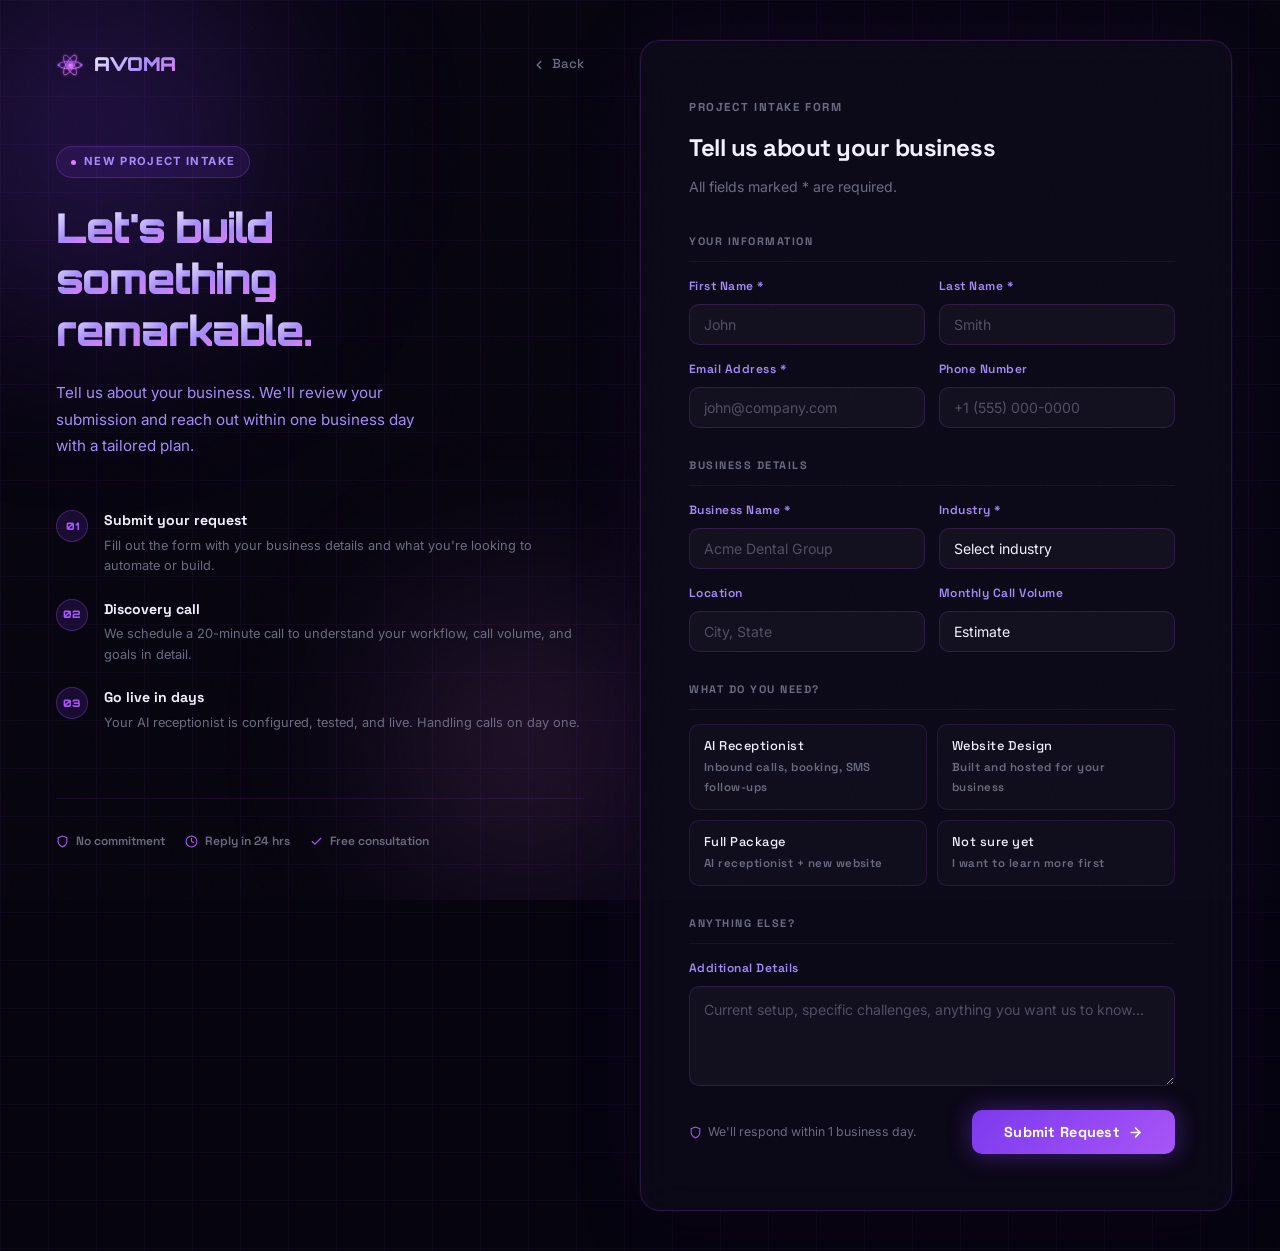
<file: start.html>
<!DOCTYPE html>
<html lang="en">
<head>
  <meta charset="UTF-8" />
  <meta name="viewport" content="width=device-width, initial-scale=1.0" />
  <title>Start a Project | Avoma</title>
  <link rel="icon" type="image/svg+xml" href="data:image/svg+xml,%3Csvg xmlns='http://www.w3.org/2000/svg' viewBox='0 0 52 52'%3E%3Cellipse cx='26' cy='26' rx='21' ry='7' stroke='%23a855f7' stroke-width='2.5' fill='none'/%3E%3Cellipse cx='26' cy='26' rx='21' ry='7' stroke='%23a855f7' stroke-width='2.5' fill='none' transform='rotate(60 26 26)' opacity='.75'/%3E%3Cellipse cx='26' cy='26' rx='21' ry='7' stroke='%23e879f9' stroke-width='2.5' fill='none' transform='rotate(-60 26 26)' opacity='.65'/%3E%3Ccircle cx='5' cy='26' r='2.5' fill='%23a855f7' opacity='.85'/%3E%3Ccircle cx='47' cy='26' r='2.5' fill='%23a855f7' opacity='.85'/%3E%3Ccircle cx='26' cy='26' r='7' fill='%237c3aed'/%3E%3Ccircle cx='26' cy='26' r='3.5' fill='%23fff' opacity='.35'/%3E%3C/svg%3E" />
  <link rel="preconnect" href="https://fonts.googleapis.com" />
  <link rel="preconnect" href="https://fonts.gstatic.com" crossorigin />
  <link href="https://fonts.googleapis.com/css2?family=Orbitron:wght@700;900&family=Space+Grotesk:wght@400;500;600;700&family=Inter:wght@400;500&display=swap" rel="stylesheet" />
  <style>
    :root {
      --bg:      #06040f;
      --surface: #0d0a1a;
      --surface2: #110e1f;
      --primary: #7c3aed;
      --mid:     #a855f7;
      --accent:  #e879f9;
      --text:    #f3f0ff;
      --muted:   #a78bfa;
      --subtle:  #6b6b80;
      --border:  rgba(168,85,247,0.2);
    }
    *, *::before, *::after { box-sizing: border-box; margin: 0; padding: 0; }
    html { scroll-behavior: smooth; }
    body {
      background-color: var(--bg);
      background-image:
        linear-gradient(to right, rgba(168,85,247,0.045) 1px, transparent 1px),
        linear-gradient(to bottom, rgba(168,85,247,0.045) 1px, transparent 1px);
      background-size: 48px 48px;
      color: var(--text);
      font-family: 'Inter', sans-serif;
      line-height: 1.75;
      min-height: 100vh;
      overflow-x: hidden;
    }

    /* Grain overlay */
    body::after {
      content:''; position:fixed; inset:0; pointer-events:none; z-index:200;
      opacity:0.025;
      background-image:url("data:image/svg+xml,%3Csvg viewBox='0 0 200 200' xmlns='http://www.w3.org/2000/svg'%3E%3Cfilter id='n'%3E%3CfeTurbulence type='fractalNoise' baseFrequency='0.85' numOctaves='4' stitchTiles='stitch'/%3E%3C/filter%3E%3Crect width='100%25' height='100%25' filter='url(%23n)'/%3E%3C/svg%3E");
      background-size: 200px 200px;
    }

    /* ── Layout ── */
    .split {
      display: grid;
      grid-template-columns: 1fr 1fr;
      min-height: 100vh;
      align-items: stretch;
    }

    /* ─── LEFT PANEL ─── */
    .left-panel {
      position: sticky;
      top: 0;
      height: 100vh;
      display: flex;
      flex-direction: column;
      padding: 48px 56px;
      background: transparent;
      overflow: hidden;
    }

    /* Ambient glows inside left panel */
    .left-panel::before {
      content: '';
      position: absolute;
      top: -20%;
      left: -20%;
      width: 70%;
      height: 70%;
      border-radius: 50%;
      background: radial-gradient(circle, rgba(124,58,237,0.3) 0%, transparent 70%);
      filter: blur(80px);
      pointer-events: none;
    }
    .left-panel::after {
      content: '';
      position: absolute;
      bottom: -10%;
      right: -10%;
      width: 55%;
      height: 55%;
      border-radius: 50%;
      background: radial-gradient(circle, rgba(232,121,249,0.18) 0%, transparent 70%);
      filter: blur(80px);
      pointer-events: none;
    }


    /* Nav inside left panel */
    .panel-nav {
      position: relative;
      z-index: 1;
      display: flex;
      align-items: center;
      justify-content: space-between;
      margin-bottom: auto;
      padding-bottom: 48px;
    }
    .brand { display: flex; align-items: center; gap: 10px; text-decoration: none; }
    .brand-text {
      font-family: 'Orbitron', sans-serif;
      font-size: 1.2rem; font-weight: 900; letter-spacing: -0.04em;
      background: linear-gradient(135deg, #f3f0ff 0%, #a78bfa 60%, #e879f9 100%);
      -webkit-background-clip: text; -webkit-text-fill-color: transparent; background-clip: text;
    }
    .back-link {
      display: inline-flex; align-items: center; gap: 6px;
      font-family: 'Space Grotesk', sans-serif;
      font-size: 0.82rem; font-weight: 500;
      color: var(--subtle); text-decoration: none;
      transition: color 0.2s;
    }
    .back-link:hover { color: var(--muted); }
    .back-link svg { transition: transform 0.2s; }
    .back-link:hover svg { transform: translateX(-3px); }

    /* Left panel main content */
    .left-content {
      position: relative;
      z-index: 1;
      flex: 1;
      display: flex;
      flex-direction: column;
      justify-content: center;
      padding-bottom: 48px;
    }
    .panel-label {
      display: inline-flex; align-items: center; gap: 8px;
      padding: 5px 14px; margin-bottom: 28px;
      background: rgba(124,58,237,0.12); border: 1px solid rgba(168,85,247,0.25);
      border-radius: 100px; font-size: 0.7rem; font-weight: 700;
      color: var(--muted); letter-spacing: 0.12em; text-transform: uppercase;
      width: fit-content;
    }
    .label-dot {
      width: 5px; height: 5px; border-radius: 50%;
      background: var(--accent);
      animation: pulse 2s ease-in-out infinite;
    }
    @keyframes pulse { 0%,100%{opacity:1;transform:scale(1);} 50%{opacity:0.4;transform:scale(0.7);} }

    /* ── Shutter text animation (panel-heading) ── */
    .shutter-char { position:relative; display:inline-block; overflow:hidden; }
    .shutter-base {
      display:block;
      animation:sBase 0.9s cubic-bezier(0.16,1,0.3,1) both;
      animation-delay:calc(var(--ci) * 0.052s + 0.1s);
    }
    .panel-heading .shutter-base {
      background:linear-gradient(135deg,#f3f0ff 0%,#a78bfa 55%,#e879f9 100%);
      -webkit-background-clip:text; background-clip:text; -webkit-text-fill-color:transparent;
    }
    .shutter-slice {
      position:absolute; inset:0; display:block; pointer-events:none;
      animation-fill-mode:both; white-space:pre;
    }
    .shutter-slice-top {
      clip-path:polygon(0 0,100% 0,100% 35%,0 35%);
      color:#7c3aed; -webkit-text-fill-color:#7c3aed;
      animation:sLR 0.6s ease-in-out both;
      animation-delay:calc(var(--ci) * 0.052s);
    }
    .shutter-slice-mid {
      clip-path:polygon(0 35%,100% 35%,100% 65%,0 65%);
      color:#a78bfa; -webkit-text-fill-color:#a78bfa;
      animation:sRL 0.6s ease-in-out both;
      animation-delay:calc(var(--ci) * 0.052s + 0.08s);
    }
    .shutter-slice-bot {
      clip-path:polygon(0 65%,100% 65%,100% 100%,0 100%);
      color:#e879f9; -webkit-text-fill-color:#e879f9;
      animation:sLR 0.6s ease-in-out both;
      animation-delay:calc(var(--ci) * 0.052s + 0.16s);
    }
    @keyframes sBase { 0%{opacity:0;filter:blur(10px);} 100%{opacity:1;filter:blur(0);} }
    @keyframes sLR   { 0%{transform:translateX(-110%);opacity:0;} 15%{opacity:1;} 85%{opacity:1;} 100%{transform:translateX(110%);opacity:0;} }
    @keyframes sRL   { 0%{transform:translateX(110%);opacity:0;} 15%{opacity:1;} 85%{opacity:1;} 100%{transform:translateX(-110%);opacity:0;} }


    .panel-heading {
      font-family: 'Orbitron', sans-serif;
      font-size: clamp(2rem, 3.2vw, 3rem);
      font-weight: 900;
      letter-spacing: -0.04em;
      line-height: 1.08;
      margin-bottom: 20px;
      background: linear-gradient(135deg, #f3f0ff 0%, #a78bfa 55%, #e879f9 100%);
      -webkit-background-clip: text; -webkit-text-fill-color: transparent; background-clip: text;
    }
    .panel-sub {
      font-size: 0.95rem;
      color: var(--muted);
      line-height: 1.75;
      max-width: 380px;
      margin-bottom: 48px;
    }

    /* Steps */
    .steps { display: flex; flex-direction: column; gap: 20px; }
    .step {
      display: flex;
      align-items: flex-start;
      gap: 16px;
    }
    .step-num {
      flex-shrink: 0;
      width: 32px; height: 32px;
      border-radius: 50%;
      background: rgba(124,58,237,0.15);
      border: 1px solid rgba(168,85,247,0.3);
      display: flex; align-items: center; justify-content: center;
      font-family: 'Orbitron', sans-serif;
      font-size: 0.65rem; font-weight: 900;
      color: var(--mid);
      margin-top: 2px;
    }
    .step-body {}
    .step-title {
      font-family: 'Space Grotesk', sans-serif;
      font-size: 0.88rem; font-weight: 700;
      color: var(--text);
      margin-bottom: 3px;
    }
    .step-desc {
      font-size: 0.8rem;
      color: var(--subtle);
      line-height: 1.6;
    }

    /* Left panel footer */
    .panel-footer {
      position: relative;
      z-index: 1;
      padding-top: 32px;
      border-top: 1px solid rgba(168,85,247,0.1);
    }
    .trust-badges {
      display: flex;
      align-items: center;
      gap: 20px;
      flex-wrap: wrap;
    }
    .badge {
      display: flex; align-items: center; gap: 7px;
      font-family: 'Space Grotesk', sans-serif;
      font-size: 0.75rem; font-weight: 600;
      color: var(--subtle);
    }
    .badge svg { color: var(--mid); flex-shrink: 0; }

    /* ─── RIGHT PANEL — the card ─── */
    .right-panel {
      padding: 56px 56px 56px 48px;
      display: flex;
      flex-direction: column;
      justify-content: center;
      background: rgba(13,10,26,0.82);
      backdrop-filter: blur(20px);
      -webkit-backdrop-filter: blur(20px);
      margin: 40px 48px 40px 0;
      border-radius: 20px;
      border: 1px solid rgba(168,85,247,0.18);
      box-shadow:
        0 0 0 1px rgba(124,58,237,0.06),
        0 8px 48px rgba(0,0,0,0.5),
        0 0 80px rgba(124,58,237,0.1);
    }

    .form-header {
      margin-bottom: 32px;
    }
    .form-eyebrow {
      font-family: 'Space Grotesk', sans-serif;
      font-size: 0.72rem; font-weight: 700;
      letter-spacing: 0.14em; text-transform: uppercase;
      color: var(--subtle);
      margin-bottom: 10px;
    }
    .form-title {
      font-family: 'Space Grotesk', sans-serif;
      font-size: 1.5rem; font-weight: 700;
      color: var(--text);
      letter-spacing: -0.02em;
      margin-bottom: 6px;
    }
    .form-subtitle {
      font-size: 0.88rem;
      color: var(--subtle);
    }

    /* Form sections */
    .form-section { margin-bottom: 28px; }
    .section-heading {
      font-family: 'Space Grotesk', sans-serif;
      font-size: 0.68rem; font-weight: 700;
      letter-spacing: 0.14em; text-transform: uppercase;
      color: var(--subtle);
      margin-bottom: 14px;
      padding-bottom: 10px;
      border-bottom: 1px solid rgba(168,85,247,0.1);
    }
    .form-row {
      display: grid;
      grid-template-columns: 1fr 1fr;
      gap: 14px;
    }
    .form-row.single { grid-template-columns: 1fr; }
    .form-group { display: flex; flex-direction: column; gap: 7px; }
    label {
      font-family: 'Space Grotesk', sans-serif;
      font-size: 0.75rem; font-weight: 600;
      color: var(--muted);
      letter-spacing: 0.04em;
    }
    input, select, textarea {
      background: rgba(255,255,255,0.03);
      border: 1px solid rgba(168,85,247,0.18);
      border-radius: 10px;
      padding: 11px 14px;
      color: var(--text);
      font-family: 'Inter', sans-serif;
      font-size: 0.88rem;
      outline: none;
      width: 100%;
      transition: border-color 0.2s, box-shadow 0.2s, background 0.2s;
      -webkit-appearance: none;
    }
    input::placeholder, textarea::placeholder { color: rgba(107,107,128,0.7); }
    input:focus, select:focus, textarea:focus {
      border-color: rgba(168,85,247,0.55);
      box-shadow: 0 0 0 3px rgba(124,58,237,0.1);
      background: rgba(124,58,237,0.04);
    }
    select { cursor: pointer; }
    select option { background: #0d0a1a; color: var(--text); }
    textarea { resize: vertical; min-height: 100px; line-height: 1.65; }

    /* Service checkboxes */
    .service-grid {
      display: grid;
      grid-template-columns: 1fr 1fr;
      gap: 10px;
    }
    .service-item {
      display: flex; align-items: flex-start; gap: 10px;
      padding: 12px 14px;
      background: rgba(255,255,255,0.02);
      border: 1px solid rgba(168,85,247,0.15);
      border-radius: 10px;
      cursor: pointer;
      transition: border-color 0.2s, background 0.2s;
      position: relative;
    }
    .service-item:hover {
      border-color: rgba(168,85,247,0.35);
      background: rgba(124,58,237,0.06);
    }
    .service-item input[type="radio"] {
      display: none;
    }
    .service-item:has(input:checked) {
      border-color: rgba(168,85,247,0.7);
      background: rgba(124,58,237,0.18);
      box-shadow: 0 0 16px rgba(124,58,237,0.22);
    }
    .service-item:has(input:checked) .service-label {
      color: #f3f0ff;
    }
    .service-item input:focus { box-shadow: none; border-color: transparent; background: transparent; }
    .service-item .service-label { font-size: 0.8rem; font-weight: 500; color: var(--text); font-family: 'Space Grotesk', sans-serif; line-height: 1.4; }
    .service-item .service-desc { font-size: 0.72rem; color: var(--subtle); margin-top: 2px; }

    /* Submit area */
    .submit-area {
      margin-top: 24px;
      display: flex;
      align-items: center;
      justify-content: space-between;
      gap: 16px;
      flex-wrap: wrap;
    }
    .submit-note {
      font-size: 0.77rem;
      color: var(--subtle);
      display: flex; align-items: center; gap: 6px;
    }
    .submit-note svg { color: var(--mid); flex-shrink: 0; }
    .btn-submit {
      padding: 13px 32px;
      background: linear-gradient(135deg, #7c3aed, #a855f7);
      color: #fff; border: none; border-radius: 10px;
      font-family: 'Space Grotesk', sans-serif;
      font-size: 0.9rem; font-weight: 700;
      cursor: pointer; letter-spacing: 0.02em;
      box-shadow: 0 0 24px rgba(124,58,237,0.45);
      transition: box-shadow 0.2s, transform 0.15s, background 0.2s;
      display: flex; align-items: center; gap: 8px;
    }
    .btn-submit:hover {
      box-shadow: 0 0 40px rgba(168,85,247,0.65);
      transform: translateY(-1px);
      background: linear-gradient(135deg, #8b47f0, #b668fa);
    }
    .btn-submit:active { transform: translateY(0); }
    .btn-submit:disabled { opacity: 0.5; cursor: not-allowed; transform: none; box-shadow: none; }

    /* ── Success state ── */
    .success-wrap {
      display: none;
      flex-direction: column;
      align-items: center;
      justify-content: center;
      text-align: center;
      min-height: 100%;
      padding: 56px;
    }
    .success-wrap.visible { display: flex; }
    .success-icon {
      width: 80px; height: 80px; border-radius: 50%;
      background: linear-gradient(135deg, #7c3aed, #e879f9);
      display: flex; align-items: center; justify-content: center;
      margin-bottom: 32px;
      box-shadow: 0 0 60px rgba(124,58,237,0.45);
    }
    .success-icon svg { width: 36px; height: 36px; }
    .success-title {
      font-family: 'Orbitron', sans-serif;
      font-size: 1.8rem; font-weight: 900; letter-spacing: -0.04em;
      background: linear-gradient(135deg, #f3f0ff 0%, #a78bfa 55%, #e879f9 100%);
      -webkit-background-clip: text; -webkit-text-fill-color: transparent; background-clip: text;
      margin-bottom: 14px;
    }
    .success-body {
      font-size: 0.95rem; color: var(--muted);
      max-width: 380px; line-height: 1.75; margin-bottom: 36px;
    }
    .btn-back {
      display: inline-flex; align-items: center; gap: 8px;
      padding: 11px 24px;
      border: 1px solid rgba(168,85,247,0.3); border-radius: 10px;
      color: var(--muted); text-decoration: none;
      font-family: 'Space Grotesk', sans-serif; font-size: 0.88rem; font-weight: 500;
      transition: border-color 0.2s, color 0.2s;
    }
    .btn-back:hover { border-color: var(--mid); color: var(--text); }

    /* Mobile */
    @media (max-width: 900px) {
      .split { grid-template-columns: 1fr; min-height: auto; padding: 0 12px; }
      .left-panel {
        position: static; height: auto;
        padding: 36px 16px 32px;
      }
      .left-panel::before, .left-panel::after { display: none; }
      .left-content { padding-bottom: 0; }
      .panel-heading { font-size: 1.8rem; }
      .steps { display: none; }
      .right-panel {
        margin: 0 0 32px;
        border-radius: 14px;
        padding: 40px 28px 56px;
        justify-content: flex-start;
      }
      .form-row { grid-template-columns: 1fr; }
      .service-grid { grid-template-columns: 1fr; }
      .submit-area { flex-direction: column-reverse; align-items: stretch; }
      .btn-submit { width: 100%; justify-content: center; }
      .success-wrap { padding: 40px 28px; min-height: auto; }
    }
  </style>
</head>
<body>

<div class="split">

  <!-- ─── LEFT PANEL ─── -->
  <div class="left-panel">
    <div class="panel-nav">
      <a href="/" class="brand">
        <svg width="28" height="28" viewBox="0 0 52 52" fill="none">
          <defs>
            <linearGradient id="lg1" x1="0" y1="0" x2="1" y2="1"><stop offset="0%" stop-color="#7c3aed"/><stop offset="100%" stop-color="#e879f9"/></linearGradient>
            <filter id="lglow"><feGaussianBlur stdDeviation="1.5" result="b"/><feMerge><feMergeNode in="b"/><feMergeNode in="SourceGraphic"/></feMerge></filter>
          </defs>
          <g filter="url(#lglow)">
            <ellipse cx="26" cy="26" rx="21" ry="7" stroke="url(#lg1)" stroke-width="1.6" fill="none"/>
            <ellipse cx="26" cy="26" rx="21" ry="7" stroke="url(#lg1)" stroke-width="1.6" fill="none" transform="rotate(60 26 26)" opacity="0.75"/>
            <ellipse cx="26" cy="26" rx="21" ry="7" stroke="#e879f9" stroke-width="1.6" fill="none" transform="rotate(-60 26 26)" opacity="0.6"/>
            <circle cx="5" cy="26" r="2.2" fill="#a855f7" opacity="0.85"/>
            <circle cx="47" cy="26" r="2.2" fill="#a855f7" opacity="0.85"/>
            <circle cx="26" cy="26" r="6" fill="url(#lg1)"/>
            <circle cx="26" cy="26" r="3" fill="#fff" opacity="0.35"/>
          </g>
        </svg>
        <span class="brand-text">AVOMA</span>
      </a>
      <a href="/" class="back-link">
        <svg width="14" height="14" viewBox="0 0 24 24" fill="none" stroke="currentColor" stroke-width="2.5" stroke-linecap="round"><polyline points="15 18 9 12 15 6"/></svg>
        Back
      </a>
    </div>

    <div class="left-content">
      <div class="panel-label"><span class="label-dot"></span> New Project Intake</div>
      <h1 class="panel-heading">Let's build<br/>something<br/>remarkable.</h1>
      <p class="panel-sub">Tell us about your business. We'll review your submission and reach out within one business day with a tailored plan.</p>

      <div class="steps">
        <div class="step">
          <div class="step-num">01</div>
          <div class="step-body">
            <div class="step-title">Submit your request</div>
            <div class="step-desc">Fill out the form with your business details and what you're looking to automate or build.</div>
          </div>
        </div>
        <div class="step">
          <div class="step-num">02</div>
          <div class="step-body">
            <div class="step-title">Discovery call</div>
            <div class="step-desc">We schedule a 20-minute call to understand your workflow, call volume, and goals in detail.</div>
          </div>
        </div>
        <div class="step">
          <div class="step-num">03</div>
          <div class="step-body">
            <div class="step-title">Go live in days</div>
            <div class="step-desc">Your AI receptionist is configured, tested, and live. Handling calls on day one.</div>
          </div>
        </div>
      </div>
    </div>

    <div class="panel-footer">
      <div class="trust-badges">
        <div class="badge">
          <svg width="13" height="13" viewBox="0 0 24 24" fill="none" stroke="currentColor" stroke-width="2" stroke-linecap="round"><path d="M12 22s8-4 8-10V5l-8-3-8 3v7c0 6 8 10 8 10z"/></svg>
          No commitment
        </div>
        <div class="badge">
          <svg width="13" height="13" viewBox="0 0 24 24" fill="none" stroke="currentColor" stroke-width="2" stroke-linecap="round"><circle cx="12" cy="12" r="10"/><polyline points="12 6 12 12 16 14"/></svg>
          Reply in 24 hrs
        </div>
        <div class="badge">
          <svg width="13" height="13" viewBox="0 0 24 24" fill="none" stroke="currentColor" stroke-width="2" stroke-linecap="round"><polyline points="20 6 9 17 4 12"/></svg>
          Free consultation
        </div>
      </div>
    </div>
  </div>

  <!-- ─── RIGHT PANEL ─── -->
  <div class="right-panel" id="right-panel">

    <div id="form-wrap">
      <div class="form-header">
        <div class="form-eyebrow">Project Intake Form</div>
        <div class="form-title">Tell us about your business</div>
        <div class="form-subtitle">All fields marked * are required.</div>
      </div>

      <form id="intake-form" novalidate>

        <!-- Your Info -->
        <div class="form-section">
          <div class="section-heading">Your Information</div>
          <div class="form-row" style="margin-bottom:14px">
            <div class="form-group">
              <label for="fname">First Name *</label>
              <input type="text" id="fname" name="fname" placeholder="John" required />
            </div>
            <div class="form-group">
              <label for="lname">Last Name *</label>
              <input type="text" id="lname" name="lname" placeholder="Smith" required />
            </div>
          </div>
          <div class="form-row">
            <div class="form-group">
              <label for="email">Email Address *</label>
              <input type="email" id="email" name="email" placeholder="john@company.com" required />
            </div>
            <div class="form-group">
              <label for="phone">Phone Number</label>
              <input type="tel" id="phone" name="phone" placeholder="+1 (555) 000-0000" />
            </div>
          </div>
        </div>

        <!-- Business Details -->
        <div class="form-section">
          <div class="section-heading">Business Details</div>
          <div class="form-row" style="margin-bottom:14px">
            <div class="form-group">
              <label for="biz-name">Business Name *</label>
              <input type="text" id="biz-name" name="biz_name" placeholder="Acme Dental Group" required />
            </div>
            <div class="form-group">
              <label for="industry">Industry *</label>
              <select id="industry" name="industry" required>
                <option value="" disabled selected>Select industry</option>
                <option value="dental">Dental</option>
                <option value="medical">Medical / Healthcare</option>
                <option value="legal">Legal</option>
                <option value="plumbing">Plumbing</option>
                <option value="hvac">HVAC</option>
                <option value="salon_spa">Salon / Spa</option>
                <option value="auto_repair">Auto Repair</option>
                <option value="veterinary">Veterinary</option>
                <option value="roofing">Roofing</option>
                <option value="real_estate">Real Estate</option>
                <option value="other">Other</option>
              </select>
            </div>
          </div>
          <div class="form-row">
            <div class="form-group">
              <label for="location">Location</label>
              <input type="text" id="location" name="location" placeholder="City, State" />
            </div>
            <div class="form-group">
              <label for="call-volume">Monthly Call Volume</label>
              <select id="call-volume" name="call_volume">
                <option value="" disabled selected>Estimate</option>
                <option value="under_100">Under 100 / month</option>
                <option value="100_300">100–300 / month</option>
                <option value="300_600">300–600 / month</option>
                <option value="600_plus">600+ / month</option>
                <option value="unsure">Not sure</option>
              </select>
            </div>
          </div>
        </div>

        <!-- Services -->
        <div class="form-section">
          <div class="section-heading">What do you need?</div>
          <div class="service-grid">
            <label class="service-item">
              <input type="radio" name="service" value="ai_receptionist" />
              <div>
                <div class="service-label">AI Receptionist</div>
                <div class="service-desc">Inbound calls, booking, SMS follow-ups</div>
              </div>
            </label>
            <label class="service-item">
              <input type="radio" name="service" value="web_design" />
              <div>
                <div class="service-label">Website Design</div>
                <div class="service-desc">Built and hosted for your business</div>
              </div>
            </label>
            <label class="service-item">
              <input type="radio" name="service" value="both" />
              <div>
                <div class="service-label">Full Package</div>
                <div class="service-desc">AI receptionist + new website</div>
              </div>
            </label>
            <label class="service-item">
              <input type="radio" name="service" value="unsure" />
              <div>
                <div class="service-label">Not sure yet</div>
                <div class="service-desc">I want to learn more first</div>
              </div>
            </label>
          </div>
        </div>

        <!-- Message -->
        <div class="form-section" style="margin-bottom:0">
          <div class="section-heading">Anything else?</div>
          <div class="form-group">
            <label for="message">Additional Details</label>
            <textarea id="message" name="message" placeholder="Current setup, specific challenges, anything you want us to know..."></textarea>
          </div>
        </div>

        <div class="submit-area">
          <div class="submit-note">
            <svg width="13" height="13" viewBox="0 0 24 24" fill="none" stroke="currentColor" stroke-width="2" stroke-linecap="round"><path d="M12 22s8-4 8-10V5l-8-3-8 3v7c0 6 8 10 8 10z"/></svg>
            We'll respond within 1 business day.
          </div>
          <button type="submit" class="btn-submit" id="submit-btn">
            Submit Request
            <svg width="15" height="15" viewBox="0 0 24 24" fill="none" stroke="currentColor" stroke-width="2.5" stroke-linecap="round"><line x1="5" y1="12" x2="19" y2="12"/><polyline points="12 5 19 12 12 19"/></svg>
          </button>
        </div>

      </form>
    </div>

    <!-- Success -->
    <div class="success-wrap" id="success-panel">
      <div class="success-icon">
        <svg viewBox="0 0 24 24" fill="none" stroke="white" stroke-width="2.5" stroke-linecap="round" stroke-linejoin="round">
          <polyline points="20 6 9 17 4 12"/>
        </svg>
      </div>
      <div class="success-title">Request Received</div>
      <p class="success-body">Thanks for reaching out. We'll review your project details and get back to you within one business day with a tailored plan.</p>
      <a href="/" class="btn-back">
        <svg width="14" height="14" viewBox="0 0 24 24" fill="none" stroke="currentColor" stroke-width="2.5" stroke-linecap="round"><polyline points="15 18 9 12 15 6"/></svg>
        Back to Home
      </a>
    </div>

  </div><!-- /right-panel -->

</div><!-- /split -->

<script>
  /* ── Panel Heading Shutter ── */
  (function() {
    var heading = document.querySelector('.panel-heading');
    if (!heading) return;
    var ci = 0;
    function makeChar(ch) {
      var wrap = document.createElement('span');
      wrap.className = 'shutter-char';
      wrap.style.setProperty('--ci', ci++);
      var base = document.createElement('span');
      base.className = 'shutter-base';
      base.textContent = ch;
      wrap.appendChild(base);
      ['top','mid','bot'].forEach(function(t) {
        var sl = document.createElement('span');
        sl.className = 'shutter-slice shutter-slice-' + t;
        sl.textContent = ch;
        wrap.appendChild(sl);
      });
      return wrap;
    }
    var frag = document.createDocumentFragment();
    Array.from(heading.childNodes).forEach(function(node) {
      if (node.nodeType === 3) {
        node.textContent.split('').forEach(function(ch) {
          if (ch === ' ' || ch === '\n') { frag.appendChild(document.createTextNode(ch)); }
          else { frag.appendChild(makeChar(ch)); }
        });
      } else if (node.nodeName === 'BR') {
        frag.appendChild(document.createElement('br'));
      } else {
        frag.appendChild(node.cloneNode(true));
      }
    });
    heading.innerHTML = '';
    heading.appendChild(frag);
  })();

  const form = document.getElementById('intake-form');
  const formWrap = document.getElementById('form-wrap');
  const successPanel = document.getElementById('success-panel');
  const submitBtn = document.getElementById('submit-btn');

  const requiredFields = [
    { id: 'fname', label: 'First Name' },
    { id: 'lname', label: 'Last Name' },
    { id: 'email', label: 'Email Address' },
    { id: 'biz-name', label: 'Business Name' },
    { id: 'industry', label: 'Industry' },
  ];

  function setError(el, hasError) {
    el.style.borderColor = hasError ? 'rgba(239,68,68,0.55)' : '';
    el.style.boxShadow = hasError ? '0 0 0 3px rgba(239,68,68,0.1)' : '';
    if (hasError) {
      el.addEventListener('input', function clear() {
        el.style.borderColor = '';
        el.style.boxShadow = '';
        el.removeEventListener('input', clear);
      });
    }
  }

  form.addEventListener('submit', async function(e) {
    e.preventDefault();
    let valid = true;
    requiredFields.forEach(function(f) {
      const el = document.getElementById(f.id);
      if (!el.value.trim()) { setError(el, true); valid = false; }
    });
    if (!valid) return;

    submitBtn.disabled = true;
    submitBtn.innerHTML = 'Submitting…';

    try {
      const payload = {
        first_name:     document.getElementById('fname').value.trim(),
        last_name:      document.getElementById('lname').value.trim(),
        email:          document.getElementById('email').value.trim(),
        phone:          document.getElementById('phone').value.trim(),
        business_name:  document.getElementById('biz-name').value.trim(),
        industry:       document.getElementById('industry').value.trim(),
        location:       document.getElementById('location').value.trim(),
        monthly_volume: document.getElementById('call-volume').value,
        service_type:   Array.from(document.querySelectorAll('input[name="service"]:checked')).map(function(el) { return el.value; }).join(', '),
        notes:          document.getElementById('message').value.trim(),
      };

      await fetch('https://app.callavoma.com/webhook/avoma-intake', {
        method: 'POST',
        headers: { 'Content-Type': 'application/json' },
        body: JSON.stringify(payload)
      });
    } catch (_) {
      // Non-blocking — show success regardless
    }

    formWrap.style.display = 'none';
    successPanel.classList.add('visible');
  });
</script>




</body>
</html>
</file>
